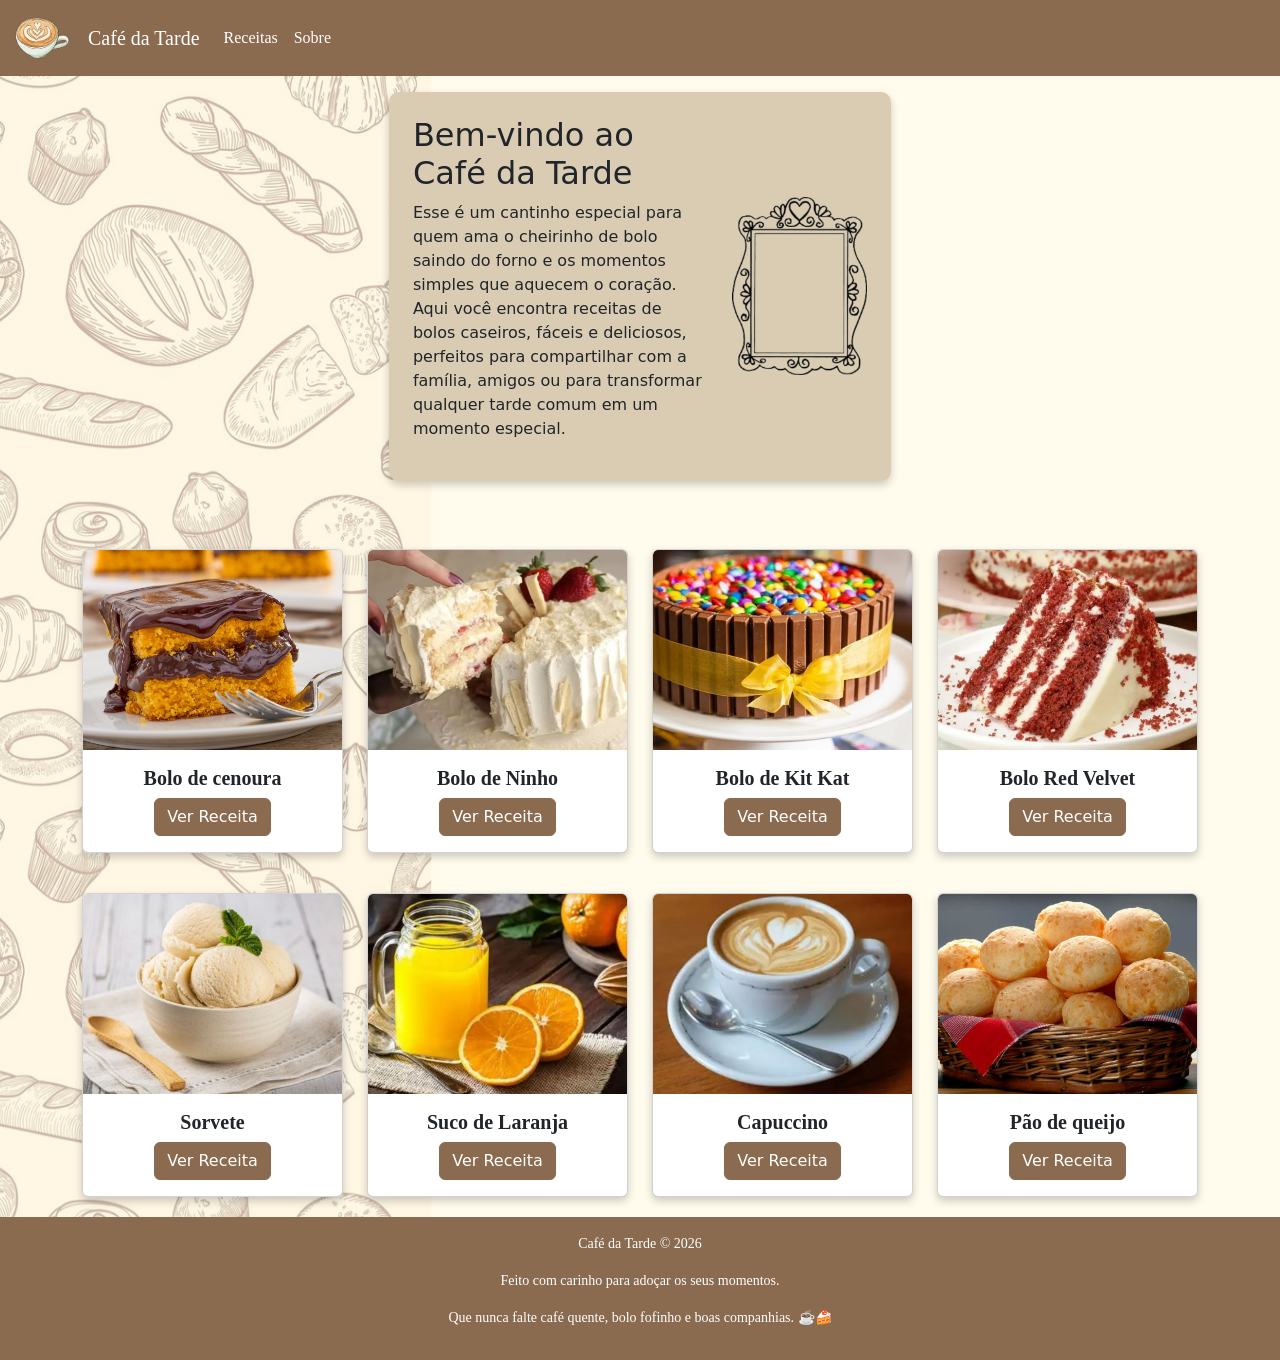
<file: index.html>
<!doctype html>
<html lang="pt-br">
  <head>
    <meta charset="utf-8" />
    <meta name="viewport" content="width=device-width, initial-scale=1" />
    <title>Café da Tarde</title>

    <link rel="stylesheet" href="style.css" />

    <link
      href="https://cdn.jsdelivr.net/npm/bootstrap@5.3.8/dist/css/bootstrap.min.css"
      rel="stylesheet"
      integrity="sha384-sRIl4kxILFvY47J16cr9ZwB07vP4J8+LH7qKQnuqkuIAvNWLzeN8tE5YBujZqJLB"
      crossorigin="anonymous"
    />
  </head>

  <body>
    <nav class="navbar navbar-expand-lg navbar-dark menu">
      <div class="container-fluid">
        <a class="navbar-brand" href="index.html">
          <img src="img/baixados.png" alt="Logo Café da Tarde" width="60" height="50" />
        </a>
        <a class="navbar-brand" href="index.html">Café da Tarde</a>
        <button
          class="navbar-toggler"
          type="button"
          data-bs-toggle="collapse"
          data-bs-target="#navbarSupportedContent"
          aria-controls="navbarSupportedContent"
          aria-expanded="false"
          aria-label="Toggle navigation"
        >
          <span class="navbar-toggler-icon"></span>
        </button>
        <div class="collapse navbar-collapse" id="navbarSupportedContent">
          <ul class="navbar-nav me-auto mb-2 mb-lg-0">
            <li class="nav-item">
              <a class="nav-link" aria-current="page" href="receitas.html"
                >Receitas</a
              >
            </li>
            <li class="nav-item">
              <a class="nav-link" href="sobre.html">Sobre</a>
            </li>
          </ul>
        </div>
      </div>
    </nav>

    <!-- INTRODUÇÃO -->
    <div class="fundo">
      <div class="container" style = "padding-top: 1rem">
        <div class="card-introducao p-4 textinho">
          <div class="row align-items-center">
            <div class="col-12 col-lg-8">
              <h2>Bem-vindo ao Café da Tarde</h2>

              <p>
                Esse é um cantinho especial para quem ama o cheirinho de bolo
                saindo do forno e os momentos simples que aquecem o coração.
                Aqui você encontra receitas de bolos caseiros, fáceis e
                deliciosos, perfeitos para compartilhar com a família, amigos ou
                para transformar qualquer tarde comum em um momento especial.
              </p>
            </div>

            <div class="col-12 col-lg-4 text-center mt-3 mt-lg-0">
              <img src="img/moldura.png" alt="Moldura decorativa" class="img-fluid" />
            </div>
          </div>
        </div>
      </div>

      <!-- Bolos -->

      <div class="container text-center mt-5">
        <div class="row justify-content-center">
          <!-- bolo cenoura -->
          <div class="col-12 col-sm-6 col-lg-3">
            <div class="card">
              <img src="img/cenoura.jpg" class="card-img-top" alt="Bolo de Cenoura" />
              <div class="card-body">
                <h5 class="card-title">Bolo de cenoura</h5>
                <button
                  type="button"
                  class="btn btn-primary"
                  data-bs-toggle="modal"
                  data-bs-target="#modalCenoura"
                >
                  Ver Receita
                </button>
              </div>
            </div>
          </div>

          <!-- bolo ninho -->
          <div class="col-12 col-sm-6 col-lg-3">
            <div class="card">
              <img src="img/ninho.JPG" class="card-img-top" alt="Bolo de Ninho" />
              <div class="card-body">
                <h5 class="card-title">Bolo de Ninho</h5>
                <button
                  type="button"
                  class="btn btn-primary"
                  data-bs-toggle="modal"
                  data-bs-target="#modalNinho"
                >
                  Ver Receita
                </button>
              </div>
            </div>
          </div>

          <!-- bolo kitkat -->
          <div class="col-12 col-sm-6 col-lg-3">
            <div class="card">
              <img src="img/kitkat.jpeg" class="card-img-top" alt="Bolo de Kit Kat" />
              <div class="card-body">
                <h5 class="card-title">Bolo de Kit Kat</h5>
                <button
                  type="button"
                  class="btn btn-primary"
                  data-bs-toggle="modal"
                  data-bs-target="#modalKitkat"
                >
                  Ver Receita
                </button>
              </div>
            </div>
          </div>

          <!-- bolo redvelvet -->
          <div class="col-12 col-sm-6 col-lg-3">
            <div class="card">
              <img src="img/redvelvet.JPG" class="card-img-top" alt="Bolo Red Velvet" />
              <div class="card-body">
                <h5 class="card-title">Bolo Red Velvet</h5>
                <button
                  type="button"
                  class="btn btn-primary"
                  data-bs-toggle="modal"
                  data-bs-target="#modalRedVelvet"
                >
                  Ver Receita
                </button>
              </div>
            </div>
          </div>
        </div>

        <!-- parte 2 -->

        <div class="row justify-content-center">
          <!-- Sorvete -->
          <div class="col-12 col-sm-6 col-lg-3">
            <div class="card">
              <img src="img/sorvete.JPG" class="card-img-top" alt="Sorvete caseiro" />
              <div class="card-body">
                <h5 class="card-title">Sorvete</h5>
                <button
                  type="button"
                  class="btn btn-primary"
                  data-bs-toggle="modal"
                  data-bs-target="#modalSorvete"
                >
                  Ver Receita
                </button>
              </div>
            </div>
          </div>

          <!-- suco -->
          <div class="col-12 col-sm-6 col-lg-3">
            <div class="card">
              <img src="img/suco.JPG" class="card-img-top" alt="Suco de Laranja" />
              <div class="card-body">
                <h5 class="card-title">Suco de Laranja</h5>
                <button
                  type="button"
                  class="btn btn-primary"
                  data-bs-toggle="modal"
                  data-bs-target="#modalSuco"
                >
                  Ver Receita
                </button>
              </div>
            </div>
          </div>

          <!-- café -->
          <div class="col-12 col-sm-6 col-lg-3">
            <div class="card">
              <img src="img/capuccino.JPG" class="card-img-top" alt="Capuccino" />
              <div class="card-body">
                <h5 class="card-title">Capuccino</h5>
                <button
                  type="button"
                  class="btn btn-primary"
                  data-bs-toggle="modal"
                  data-bs-target="#modalCapuccino"
                >
                  Ver Receita
                </button>
              </div>
            </div>
          </div>

          <!-- pão de queijo -->
          <div class="col-12 col-sm-6 col-lg-3">
            <div class="card">
              <img src="img/paodequeijo.JPG" class="card-img-top" alt="Pão de queijo" />
              <div class="card-body">
                <h5 class="card-title">Pão de queijo</h5>
                <button
                  type="button"
                  class="btn btn-primary"
                  data-bs-toggle="modal"
                  data-bs-target="#modalPaoQueijo"
                >
                  Ver Receita
                </button>
              </div>
            </div>
          </div>
        </div>
      </div>
    </div>

    <!-- FOOTER -->

    <footer class="text-center p-3">
      <p>Café da Tarde © 2026</p>

      <p>Feito com carinho para adoçar os seus momentos.</p>

      <p>Que nunca falte café quente, bolo fofinho e boas companhias. ☕🍰</p>
    </footer>

    <!-- MODAIS -->

    <!-- Modal Bolo de Cenoura -->
    <div class="modal fade" id="modalCenoura" tabindex="-1" aria-labelledby="modalCenouraLabel" aria-hidden="true">
      <div class="modal-dialog modal-dialog-centered modal-dialog-scrollable">
        <div class="modal-content">
          <div class="modal-header">
            <h1 class="modal-title fs-5" id="modalCenouraLabel">Bolo de Cenoura</h1>
            <button type="button" class="btn-close" data-bs-dismiss="modal"></button>
          </div>
          <div class="modal-body">
            <h6>Ingredientes</h6>
            <ul>
              <li>3 cenouras médias</li>
              <li>3 ovos</li>
              <li>1 xícara de óleo</li>
              <li>2 xícaras de açúcar</li>
              <li>2 xícaras de farinha de trigo</li>
              <li>1 colher de sopa de fermento em pó</li>
            </ul>
            <h6>Modo de preparo</h6>
            <p>Bata no liquidificador a cenoura, ovos e óleo. Misture com os ingredientes secos e leve ao forno por aproximadamente 40 minutos.</p>
          </div>
          <div class="modal-footer">
            <button type="button" class="btn btn-secondary" data-bs-dismiss="modal">Fechar</button>
          </div>
        </div>
      </div>
    </div>

    <!-- Modal Bolo de Ninho -->
    <div class="modal fade" id="modalNinho" tabindex="-1" aria-labelledby="modalNinhoLabel" aria-hidden="true">
      <div class="modal-dialog modal-dialog-centered modal-dialog-scrollable">
        <div class="modal-content">
          <div class="modal-header">
            <h1 class="modal-title fs-5" id="modalNinhoLabel">Bolo de Ninho</h1>
            <button type="button" class="btn-close" data-bs-dismiss="modal"></button>
          </div>
          <div class="modal-body">
            <h6>Ingredientes</h6>
            <ul>
              <li>3 ovos</li>
              <li>1 xícara de açúcar</li>
              <li>1/2 xícara de óleo</li>
              <li>1 xícara de leite</li>
              <li>1 xícara de leite em pó (Leite Ninho)</li>
              <li>2 xícaras de farinha de trigo</li>
              <li>1 colher de sopa de fermento em pó</li>
            </ul>
            <h6>Modo de preparo</h6>
            <p>Bata no liquidificador os ovos, açúcar, óleo, leite e o leite em pó. Misture com a farinha de trigo e por último o fermento. Coloque em forma untada e leve ao forno por aproximadamente 40 minutos.</p>
          </div>
          <div class="modal-footer">
            <button type="button" class="btn btn-secondary" data-bs-dismiss="modal">Fechar</button>
          </div>
        </div>
      </div>
    </div>

    <!-- Modal Bolo de Kit Kat -->
    <div class="modal fade" id="modalKitkat" tabindex="-1" aria-labelledby="modalKitkatLabel" aria-hidden="true">
      <div class="modal-dialog modal-dialog-centered modal-dialog-scrollable">
        <div class="modal-content">
          <div class="modal-header">
            <h1 class="modal-title fs-5" id="modalKitkatLabel">Bolo de Kit Kat</h1>
            <button type="button" class="btn-close" data-bs-dismiss="modal"></button>
          </div>
          <div class="modal-body">
            <h6>Ingredientes</h6>
            <ul>
              <li>2 xícaras de farinha de trigo</li>
              <li>1 e 1/2 xícara de açúcar</li>
              <li>1/2 xícara de cacau em pó</li>
              <li>3 ovos</li>
              <li>1 xícara de leite</li>
              <li>1/2 xícara de óleo</li>
              <li>1 colher de sopa de fermento em pó</li>
              <li>200g de chocolate Kit Kat para cobertura</li>
            </ul>
            <h6>Modo de preparo</h6>
            <p>Misture os ingredientes secos. Bata os ovos com o leite e o óleo, adicione aos poucos misturando. Por último adicione o fermento. Asse em forno pré-aquecido a 180°C por aproximadamente 40 minutos. Decore com Kit Kat.</p>
          </div>
          <div class="modal-footer">
            <button type="button" class="btn btn-secondary" data-bs-dismiss="modal">Fechar</button>
          </div>
        </div>
      </div>
    </div>

    <!-- Modal Bolo Red Velvet -->
    <div class="modal fade" id="modalRedVelvet" tabindex="-1" aria-labelledby="modalRedVelvetLabel" aria-hidden="true">
      <div class="modal-dialog modal-dialog-centered modal-dialog-scrollable">
        <div class="modal-content">
          <div class="modal-header">
            <h1 class="modal-title fs-5" id="modalRedVelvetLabel">Bolo Red Velvet</h1>
            <button type="button" class="btn-close" data-bs-dismiss="modal"></button>
          </div>
          <div class="modal-body">
            <h6>Ingredientes</h6>
            <ul>
              <li>2 e 1/2 xícaras de farinha de trigo</li>
              <li>1 e 1/2 xícara de açúcar</li>
              <li>1 colher de sopa de cacau em pó</li>
              <li>1 colher de chá de sal</li>
              <li>2 ovos</li>
              <li>1 e 1/2 xícara de buttermilk</li>
              <li>1 e 1/2 xícara de óleo vegetal</li>
              <li>2 colheres de sopa de corante vermelho</li>
              <li>1 colher de chá de essência de baunilha</li>
              <li>1 colher de sopa de vinagre branco</li>
              <li>1 colher de chá de fermento em pó</li>
            </ul>
            <h6>Modo de preparo</h6>
            <p>Misture os ingredientes secos. Em outra tigela, bata os ovos com o buttermilk, óleo, corante e baunilha. Combine as duas misturas. Adicione o vinagre com fermento por último. Asse a 180°C por aproximadamente 35-40 minutos.</p>
          </div>
          <div class="modal-footer">
            <button type="button" class="btn btn-secondary" data-bs-dismiss="modal">Fechar</button>
          </div>
        </div>
      </div>
    </div>

    <!-- Modal Sorvete -->
    <div class="modal fade" id="modalSorvete" tabindex="-1" aria-labelledby="modalSorveteLabel" aria-hidden="true">
      <div class="modal-dialog modal-dialog-centered modal-dialog-scrollable">
        <div class="modal-content">
          <div class="modal-header">
            <h1 class="modal-title fs-5" id="modalSorveteLabel">Sorvete Caseiro</h1>
            <button type="button" class="btn-close" data-bs-dismiss="modal"></button>
          </div>
          <div class="modal-body">
            <h6>Ingredientes</h6>
            <ul>
              <li>1 lata de leite condensado</li>
              <li>1 lata de creme de leite</li>
              <li>300ml de leite</li>
              <li>3 gemas</li>
              <li>1 colher de essência de baunilha</li>
              <li>1 xícara de açúcar</li>
            </ul>
            <h6>Modo de preparo</h6>
            <p>Bata as gemas com o açúcar. Leve ao fogo baixo até dissolver o açúcar. Adicione o leite, o leite condensado e a baunilha. Deixe esfriar e bata na sorveteira ou leve ao freezer por 4 horas, mexendo a cada hora.</p>
          </div>
          <div class="modal-footer">
            <button type="button" class="btn btn-secondary" data-bs-dismiss="modal">Fechar</button>
          </div>
        </div>
      </div>
    </div>

    <!-- Modal Suco de Laranja -->
    <div class="modal fade" id="modalSuco" tabindex="-1" aria-labelledby="modalSucoLabel" aria-hidden="true">
      <div class="modal-dialog modal-dialog-centered modal-dialog-scrollable">
        <div class="modal-content">
          <div class="modal-header">
            <h1 class="modal-title fs-5" id="modalSucoLabel">Suco de Laranja</h1>
            <button type="button" class="btn-close" data-bs-dismiss="modal"></button>
          </div>
          <div class="modal-body">
            <h6>Ingredientes</h6>
            <ul>
              <li>6 laranjas</li>
              <li>1 litro de água</li>
              <li>Açúcar a gosto</li>
              <li>Gelo a gosto</li>
            </ul>
            <h6>Modo de preparo</h6>
            <p>Esprema as laranjas e coe o suco. Misture com a água e o açúcar. Sirva com gelo.</p>
          </div>
          <div class="modal-footer">
            <button type="button" class="btn btn-secondary" data-bs-dismiss="modal">Fechar</button>
          </div>
        </div>
      </div>
    </div>

    <!-- Modal Capuccino -->
    <div class="modal fade" id="modalCapuccino" tabindex="-1" aria-labelledby="modalCapuccinoLabel" aria-hidden="true">
      <div class="modal-dialog modal-dialog-centered modal-dialog-scrollable">
        <div class="modal-content">
          <div class="modal-header">
            <h1 class="modal-title fs-5" id="modalCapuccinoLabel">Capuccino Caseiro</h1>
            <button type="button" class="btn-close" data-bs-dismiss="modal"></button>
          </div>
          <div class="modal-body">
            <h6>Ingredientes</h6>
            <ul>
              <li>1 xícara de café forte</li>
              <li>1/2 xícara de leite</li>
              <li>2 colheres de açúcar</li>
              <li>Canela em pó a gosto</li>
              <li>Chocolate em pó para finalizar</li>
            </ul>
            <h6>Modo de preparo</h6>
            <p>Prepare o café e adicione o açúcar. Aqueça o leite e bata até formar espuma. Misture o café com o leite e finalize com canela e chocolate em pó.</p>
          </div>
          <div class="modal-footer">
            <button type="button" class="btn btn-secondary" data-bs-dismiss="modal">Fechar</button>
          </div>
        </div>
      </div>
    </div>

    <!-- Modal Pão de Queijo -->
    <div class="modal fade" id="modalPaoQueijo" tabindex="-1" aria-labelledby="modalPaoQueijoLabel" aria-hidden="true">
      <div class="modal-dialog modal-dialog-centered modal-dialog-scrollable">
        <div class="modal-content">
          <div class="modal-header">
            <h1 class="modal-title fs-5" id="modalPaoQueijoLabel">Pão de Queijo</h1>
            <button type="button" class="btn-close" data-bs-dismiss="modal"></button>
          </div>
          <div class="modal-body">
            <h6>Ingredientes</h6>
            <ul>
              <li>500g de polvilho azedo</li>
              <li>200g de queijo minas ralado</li>
              <li>1 xícara de óleo</li>
              <li>2 ovos</li>
              <li>Sal a gosto</li>
            </ul>
            <h6>Modo de preparo</h6>
            <p>Misture o polvilho com o sal e o queijo. Adicione o óleo fervente e misture bem. Acrescente os ovos e sove até formar uma massa lisa. Faça bolinhas e asse a 180°C por aproximadamente 25 minutos.</p>
          </div>
          <div class="modal-footer">
            <button type="button" class="btn btn-secondary" data-bs-dismiss="modal">Fechar</button>
          </div>
        </div>
      </div>
    </div>

    <script src="https://cdn.jsdelivr.net/npm/bootstrap@5.3.8/dist/js/bootstrap.bundle.min.js"></script>
  </body>
</html>
</file>
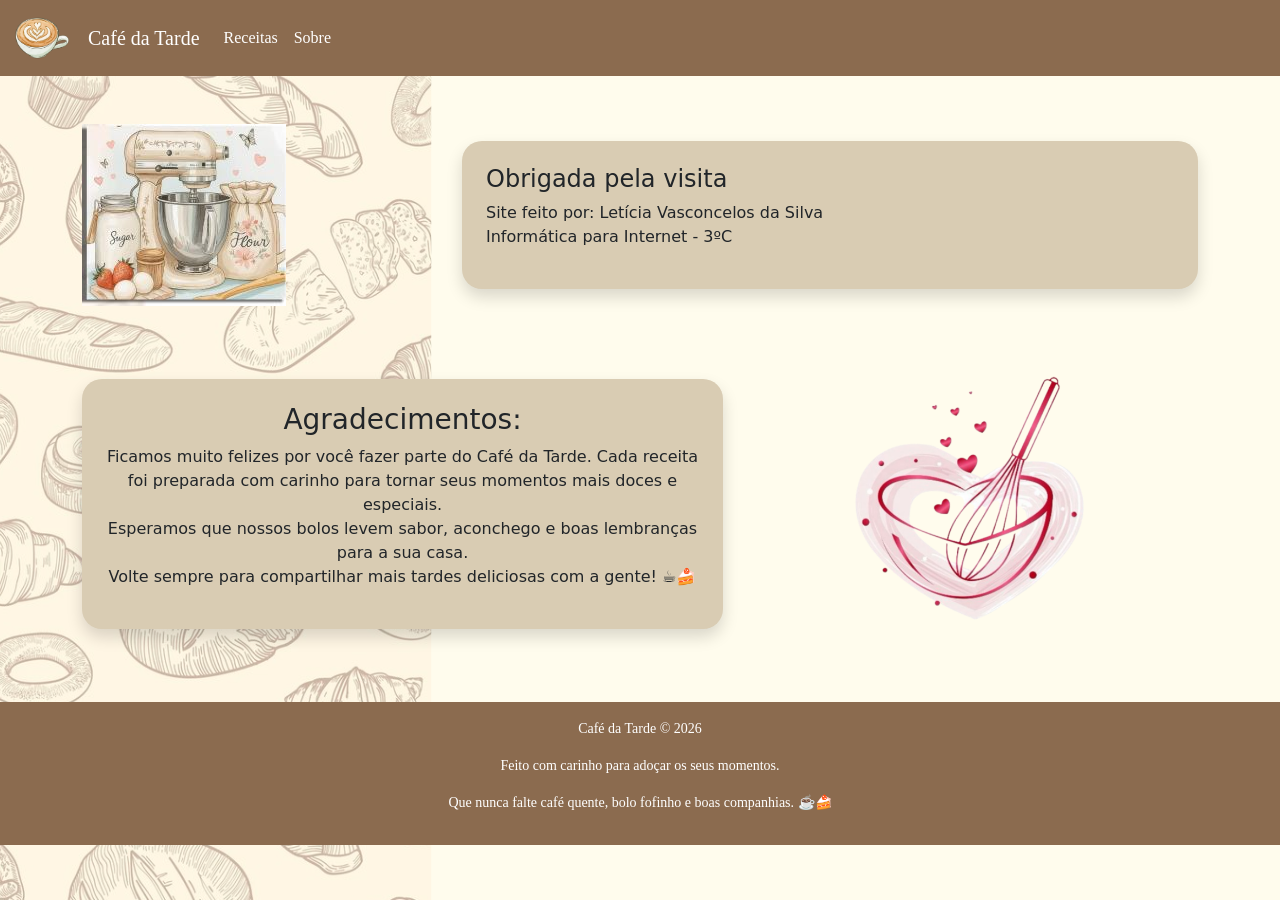
<file: sobre.html>
<!doctype html>
<html lang="pt-br">
  <head>
    <meta charset="utf-8" />
    <meta name="viewport" content="width=device-width, initial-scale=1" />
    <title>Sobre - Café da Tarde</title>

    <link rel="stylesheet" href="style.css" />

    <link
      href="https://cdn.jsdelivr.net/npm/bootstrap@5.3.8/dist/css/bootstrap.min.css"
      rel="stylesheet"
      integrity="sha384-sRIl4kxILFvY47J16cr9ZwB07vP4J8+LH7qKQnuqkuIAvNWLzeN8tE5YBujZqJLB"
      crossorigin="anonymous"
    />
  </head>

  <body class="fundo">
    <nav class="navbar navbar-expand-lg navbar-dark menu">
      <div class="container-fluid">
        <a class="navbar-brand" href="index.html">
          <img src="img/baixados.png" alt="Logo Café da Tarde" width="60" height="50" />
        </a>
        <a class="navbar-brand" href="index.html">Café da Tarde</a>
        <button
          class="navbar-toggler"
          type="button"
          data-bs-toggle="collapse"
          data-bs-target="#navbarSupportedContent"
          aria-controls="navbarSupportedContent"
          aria-expanded="false"
          aria-label="Toggle navigation"
        >
          <span class="navbar-toggler-icon"></span>
        </button>
        <div class="collapse navbar-collapse" id="navbarSupportedContent">
          <ul class="navbar-nav me-auto mb-2 mb-lg-0">
            <li class="nav-item">
              <a class="nav-link" aria-current="page" href="receitas.html"
                >Receitas</a
              >
            </li>
            <li class="nav-item">
              <a class="nav-link" href="sobre.html">Sobre</a>
            </li>
          </ul>
        </div>
      </div>
    </nav>
<!-- conteudo -->

    <div class="container mt-5">

      <!-- parte 1 -->

      <div class="row align-items-center">
        <div class="col-md-4 textinho">
          <img src="img/sobre1.JPG" class="img-fluid" alt="Foto da criadora do site" />
        </div>

        <div class="col-md-8">
          <div class="card-sobre p-4 shadow textinho">
            <h4>Obrigada pela visita</h4>

            <p>
              Site feito por: Letícia Vasconcelos da Silva <br />
              Informática para Internet - 3ºC
            </p>
          </div>
        </div>
      </div>

      <!-- parte 2 -->

      <div class="row mt-5 align-items-center">
        <div class="col-md-7 ">
          <div class="card-sobre p-4 shadow text-center textinho">
            <h3>Agradecimentos:</h3>

            <p>
              Ficamos muito felizes por você fazer parte do Café da Tarde. Cada
              receita foi preparada com carinho para tornar seus momentos mais
              doces e especiais.<br />

              Esperamos que nossos bolos levem sabor, aconchego e boas
              lembranças para a sua casa.<br />

              Volte sempre para compartilhar mais tardes deliciosas com a gente!
              ☕🍰
            </p>
          </div>
        </div>

        <div class="col-md-5 text-center textinho">
          <img src="img/sobre2.JPG" class="img-fluid" width="300" alt="Imagem de agradecimento" />
        </div>
      </div>

    </div>

<!-- footer -->

    <footer class="text-center mt-5 p-3">
      <p>Café da Tarde © 2026</p>

      <p>Feito com carinho para adoçar os seus momentos.</p>

      <p>Que nunca falte café quente, bolo fofinho e boas companhias. ☕🍰</p>
    </footer>

    <script src="https://cdn.jsdelivr.net/npm/bootstrap@5.3.8/dist/js/bootstrap.bundle.min.js"></script>
  </body>
</html>
</file>
<file: style.css>
.mt-4 {
  margin-top: 0 !important;
  align-items: center;
}

/* Fundo e Background */
.fundo {
  background-image: url("img/fundo.png");
  background-repeat: no-repeat;
  background-color: #fffced;
}

.textinho {
  max-width: 100%;
}

.receita {
  background-image: url("img/fundo.jpg");
  background-repeat: no-repeat;
  background-color: #fffced;
  min-height: 100vh;
}

/* Menu de Navegação */
.menu {
  background-color: #8b6b4f;
  font-family: Georgia, serif;
  height: 100%;
}

.menu .nav-link {
  color: white;
}

.menu .navbar-brand {
  color: white;
}

.menu .nav-link:hover {
  color: #f5e6d3;
}

/* Cards */
.card {
  background-color: #d9ccb3;
  width: 100%;
  max-width: 18rem;
  margin: 20px auto;
  border-radius: 10px;
  box-shadow: 0px 4px 8px rgba(0, 0, 0, 0.2);
  overflow: hidden;
}

.card img {
  width: 100%;
  height: 200px;
  object-fit: cover;
}

.card-body {
  padding: 15px;
}

.card-title {
  color: #5a4a3a;
  font-family: Georgia, serif;
  margin-bottom: 15px;
  font-weight: bold;
}

/* Card de Introdução */
.card-introducao {
  background-color: #d9ccb3;
  width: 45%;
  margin: auto;
  padding: 20px 30px;
  border-radius: 10px;
  box-shadow: 0px 4px 8px rgba(0, 0, 0, 0.2);
}

.card-introducao img {
  max-width: 100%;
  height: auto;
}

/* Botões */
.btn-primary {
  background-color: #8b6b4f !important;
  border-color: #8b6b4f !important;
  color: white;
}

.btn-primary:hover {
  background-color: #6b5340 !important;
  border-color: #6b5340 !important;
}

.btn-secondary {
  background-color: #6b5340 !important;
  border-color: #6b5340 !important;
}

/* Footer */
footer {
  background-color: #8b6b4f;
  color: white;
  text-align: center;
  padding: 20px;
  font-family: Georgia, serif;
  font-size: 14px;
  margin-top: auto;
}

/* Responsividade */
@media (max-width: 768px) {
  .card {
    max-width: 100%;
    margin: 15px auto;
  }
  
  .card-introducao {
    padding: 15px;
  }
  
  .card img {
    height: 180px;
  }
}

/* Grid de receitas */
/* custom grid rules removed; Bootstrap's row/col classes handle layout */

/* Modal customization */
.modal-header {
  background-color: #8b6b4f;
  color: white;
}

.modal-header .btn-close {
  filter: invert(1);
}

.modal-body h6 {
  color: #8b6b4f;
  font-weight: bold;
  margin-top: 15px;
}

.modal-body ul {
  list-style-type: disc;
  padding-left: 20px;
}

.modal-body li {
  margin-bottom: 5px;
}

.card-sobre {
  border-radius: 20px;
  background-color: #d9ccb3;
}
</file>
